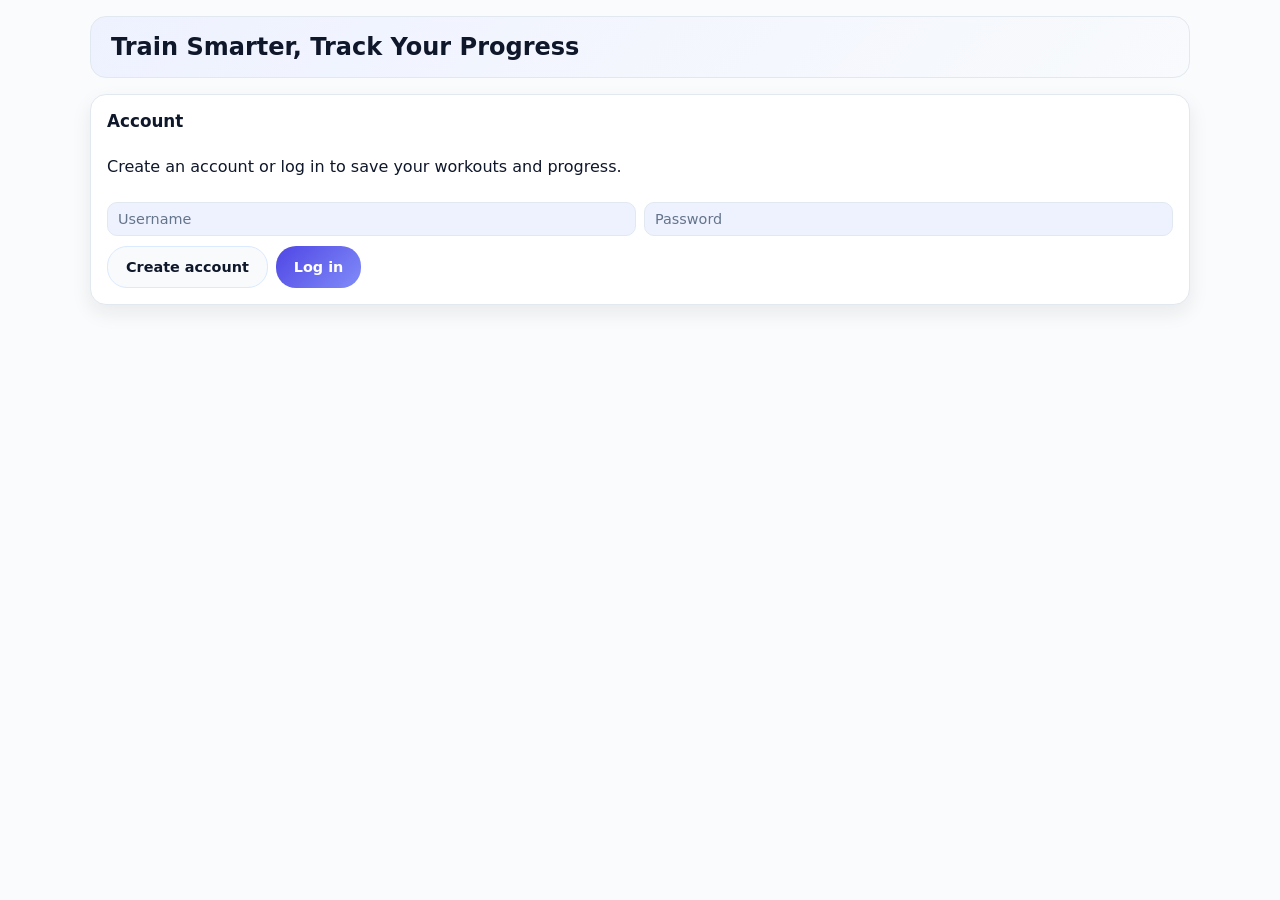
<file: index.html>
<!DOCTYPE html>
<html lang="en">
<head>
  <meta charset="UTF-8" />
  <meta name="viewport" content="width=device-width, initial-scale=1.0" />
  <title>Workout Wizard</title>
  <link rel="stylesheet" href="styles.css?v=3" />
</head>
<body>
  <div class="app-shell">
    <header class="header">
      <h1>Train Smarter, Track Your Progress</h1>
      <div class="account-menu hidden" id="account-menu">
        <button id="account-menu-button" class="account-icon-btn" type="button" aria-haspopup="true" aria-expanded="false" aria-label="Account menu">
          <span aria-hidden="true">👤</span>
        </button>
        <div id="account-dropdown" class="account-dropdown hidden">
          <button id="account-logout-button" type="button" class="account-dropdown-item">Log out</button>
        </div>
      </div>
    </header>

    <section class="auth-panel" id="auth-panel">
      <h2>Account</h2>
      <p class="muted" id="auth-status-text">Create an account or log in to save your workouts and progress.</p>
      <div class="auth-grid">
        <input id="auth-username" type="text" placeholder="Username" autocomplete="username" />
        <input id="auth-password" type="password" placeholder="Password" autocomplete="current-password" />
      </div>
      <div class="auth-actions">
        <button id="create-account-button" type="button" class="secondary-btn">Create account</button>
        <button id="login-button" type="button" class="primary-btn">Log in</button>
      </div>
    </section>

    <main id="app-content" class="hidden">
      <section class="tabs">
        <button class="tab-button active" data-tab="calendar">Calendar</button>
        <button class="tab-button" data-tab="workouts">Workouts</button>
        <button class="tab-button" data-tab="active-workout" id="active-workout-tab">Active workout</button>
        <button class="tab-button" data-tab="videos">Video</button>
        <button class="tab-button" data-tab="completed-workouts">Completed workouts</button>
        <button class="tab-button" data-tab="progress" type="button">
          Progress
          <span id="weekly-goal-tab-badge" class="weekly-goal-tab-badge hidden" aria-live="polite"></span>
        </button>
      </section>

      <section class="tab-panel active" id="calendar">
        <div class="calendar-layout">
          <div class="calendar-section">
            <div class="calendar-header">
              <h3 id="month-label"></h3>
              <div class="month-controls">
                <button id="prev-month">‹</button>
                <button id="next-month">›</button>
              </div>
            </div>
            <div class="calendar-grid" id="calendar-grid"></div>
          </div>

          <div class="day-section">
            <h3 id="selected-date-text">Select a day</h3>

            <div class="daily-add">
              <label>Start a saved workout</label>
              <div class="daily-add-row">
                <select id="day-workout-select">
                  <option value="">Choose a workout</option>
                </select>
                <button id="assign-day-workout-button" class="secondary-btn">Start</button>
              </div>
              <div class="rest-day-row">
                <span class="rest-day-label">Rest Day</span>
                <label class="toggle-switch">
                  <input type="checkbox" id="rest-day-switch" aria-label="Rest Day" />
                  <span class="toggle-slider" aria-hidden="true"></span>
                </label>
              </div>
            </div>

            <div id="day-workouts" class="day-workouts"></div>
          </div>
        </div>
      </section>

      <section class="tab-panel" id="workouts">
        <div class="workout-layout">
          <div class="workout-builder">
            <h3 id="workout-builder-title">New workout</h3>
            <p id="workout-builder-edit-hint" class="muted workout-builder-edit-hint hidden" role="status"></p>
            <label>Name</label>
            <input id="workout-name" placeholder="Leg day" />

            <div class="workout-actions">
              <label>Exercises</label>
              <div class="workout-actions-buttons">
                <button id="add-exercise-button" class="secondary-btn" type="button">Add exercise</button>
                <button id="add-superset-button" class="secondary-btn" type="button">Add superset</button>
              </div>
            </div>

            <div id="exercise-list" class="exercise-list"></div>

            <div class="workout-builder-save-row">
              <button type="button" id="cancel-edit-workout-button" class="secondary-btn hidden">Cancel edit</button>
              <button id="save-workout-button" class="primary-btn" type="button">Save</button>
            </div>
          </div>

          <div class="saved-workouts-panel">
            <h3>Your workouts</h3>
            <div class="saved-workouts" id="saved-workouts"></div>
          </div>
        </div>
      </section>

      <section class="tab-panel" id="active-workout">
        <div class="active-workout-panel">
          <div class="active-workout-header">
            <h3 id="active-workout-title">No workout in progress</h3>
            <p class="muted" id="active-workout-date-line"></p>
          </div>
          <div id="active-workout-root" class="active-workout-body"></div>
          <div class="active-workout-footer hidden" id="active-workout-actions">
            <div class="active-workout-footer-row">
              <button type="button" id="discard-active-workout" class="secondary-btn">Discard</button>
            </div>
            <div class="complete-workout-box">
              <button type="button" id="finish-active-workout" class="complete-workout-btn">Complete workout</button>
            </div>
          </div>
        </div>
      </section>

      <section class="tab-panel" id="completed-workouts">
        <div class="completed-workouts-panel">
          <h3>Completed workouts</h3>
          <p class="muted completed-workouts-hint">Grouped by workout name. Click a name to expand and see every time you logged it.</p>
          <div id="completed-workouts-root" class="completed-workouts-root"></div>
        </div>
      </section>

      <section class="tab-panel" id="videos">
        <div class="completed-workouts-panel">
          <h3>Video</h3>
          <p class="muted completed-workouts-hint">Videos are grouped by exercise. Each clip is labeled with the date recorded.</p>
          <div id="videos-root" class="completed-workouts-root"></div>
        </div>
      </section>

      <section class="tab-panel" id="progress">
        <div class="completed-workouts-panel">
          <div class="progress-header-row">
            <div>
              <h3>Progress</h3>
              <p class="muted completed-workouts-hint">Grouped by workout. Each exercise shows your best reps and best weight.</p>
            </div>
          </div>
          <div id="personal-bests-root" class="completed-workouts-root"></div>
        </div>
      </section>
    </main>
  </div>

  <div class="modal hidden" id="workout-complete-modal">
    <div class="modal-panel complete-summary-panel">
      <h2>Workout complete!</h2>
      <p class="complete-duration" id="workout-duration-text"></p>
      <div class="complete-pb-list hidden" id="workout-pb-list" aria-live="polite"></div>
      <button type="button" class="primary-btn" id="close-workout-complete">Continue</button>
    </div>
  </div>

  <div class="modal hidden" id="video-capture-modal">
    <div class="modal-panel">
      <h2>Take Video</h2>
      <video id="video-preview" class="video-preview" autoplay playsinline muted></video>
      <p class="muted" id="video-capture-status">Switch camera if needed, then tap the red button to record.</p>
      <div class="video-capture-actions">
        <button type="button" class="secondary-btn" id="switch-camera-button">Switch camera</button>
        <button type="button" class="record-btn" id="record-video-button" aria-label="Start recording"></button>
        <button type="button" class="secondary-btn" id="close-video-capture">Close</button>
      </div>
    </div>
  </div>

  <script src="script.js?v=3"></script>
</body>
</html>
</file>
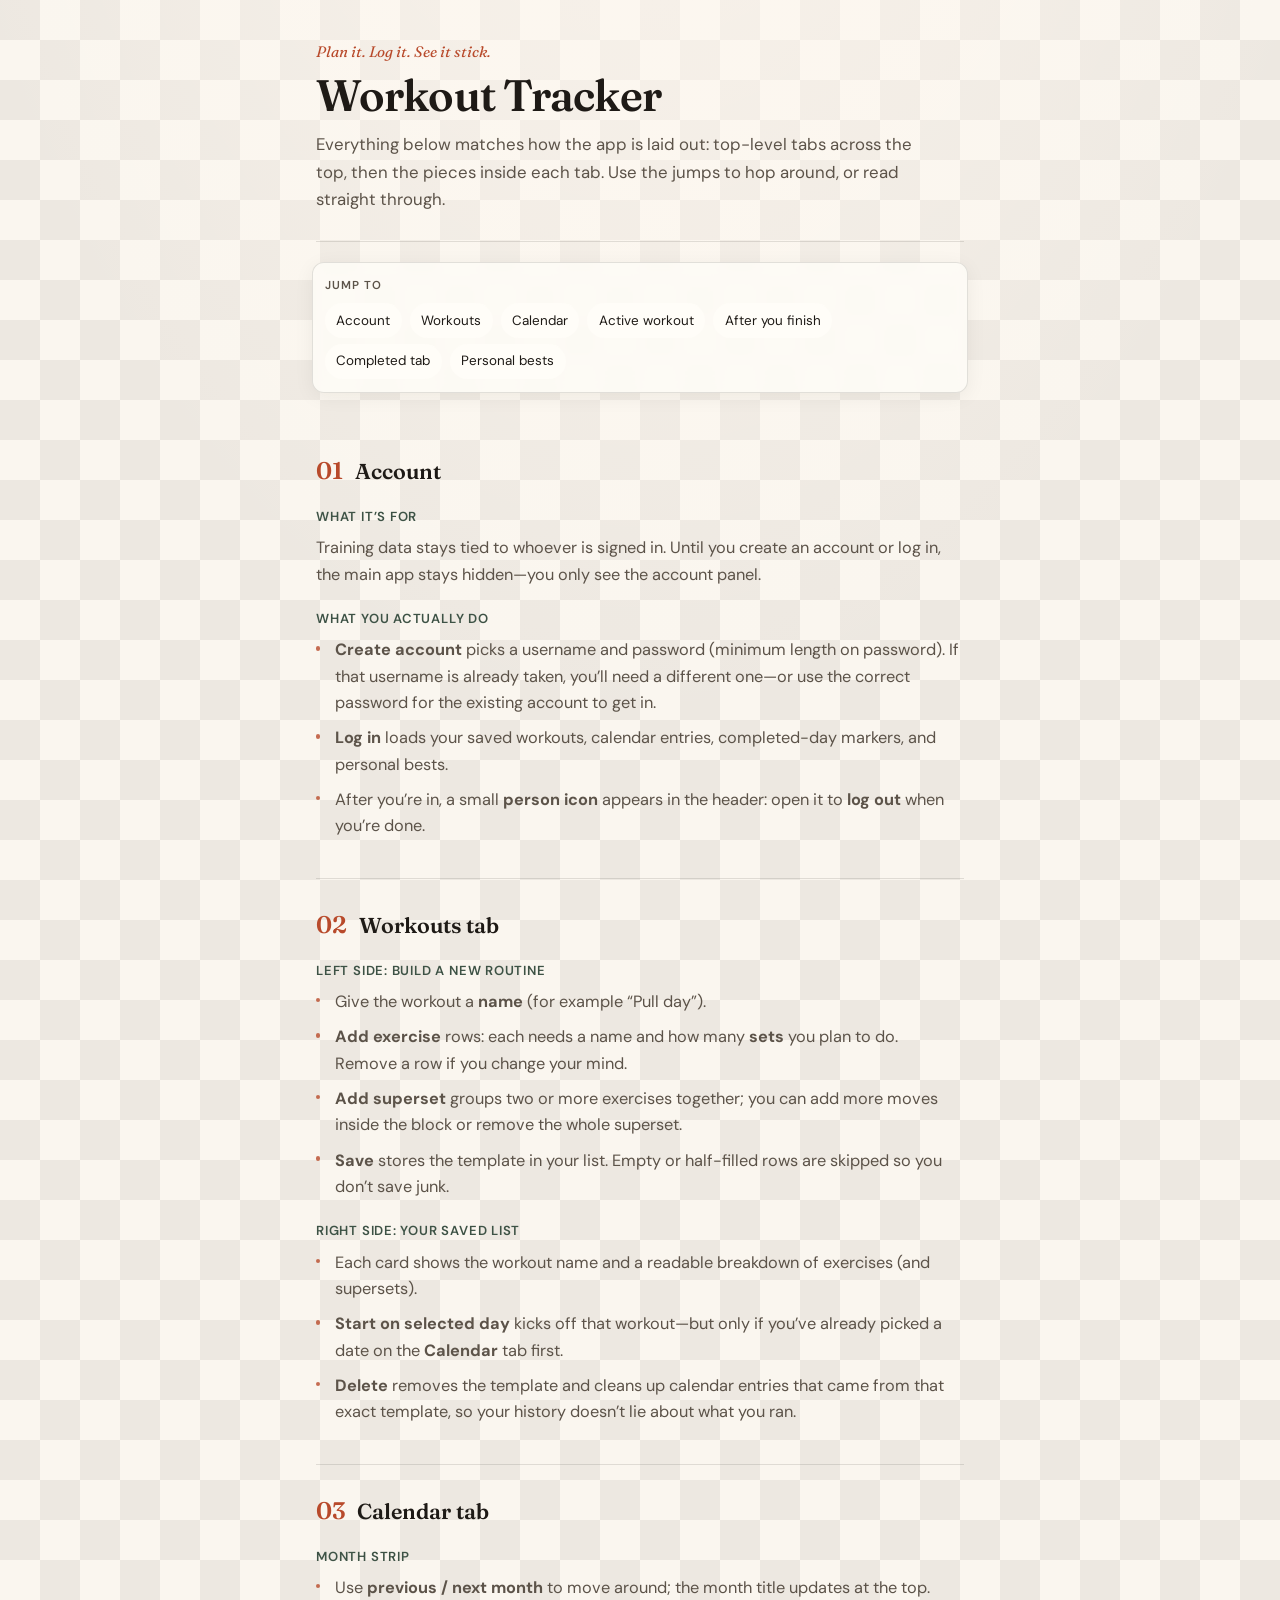
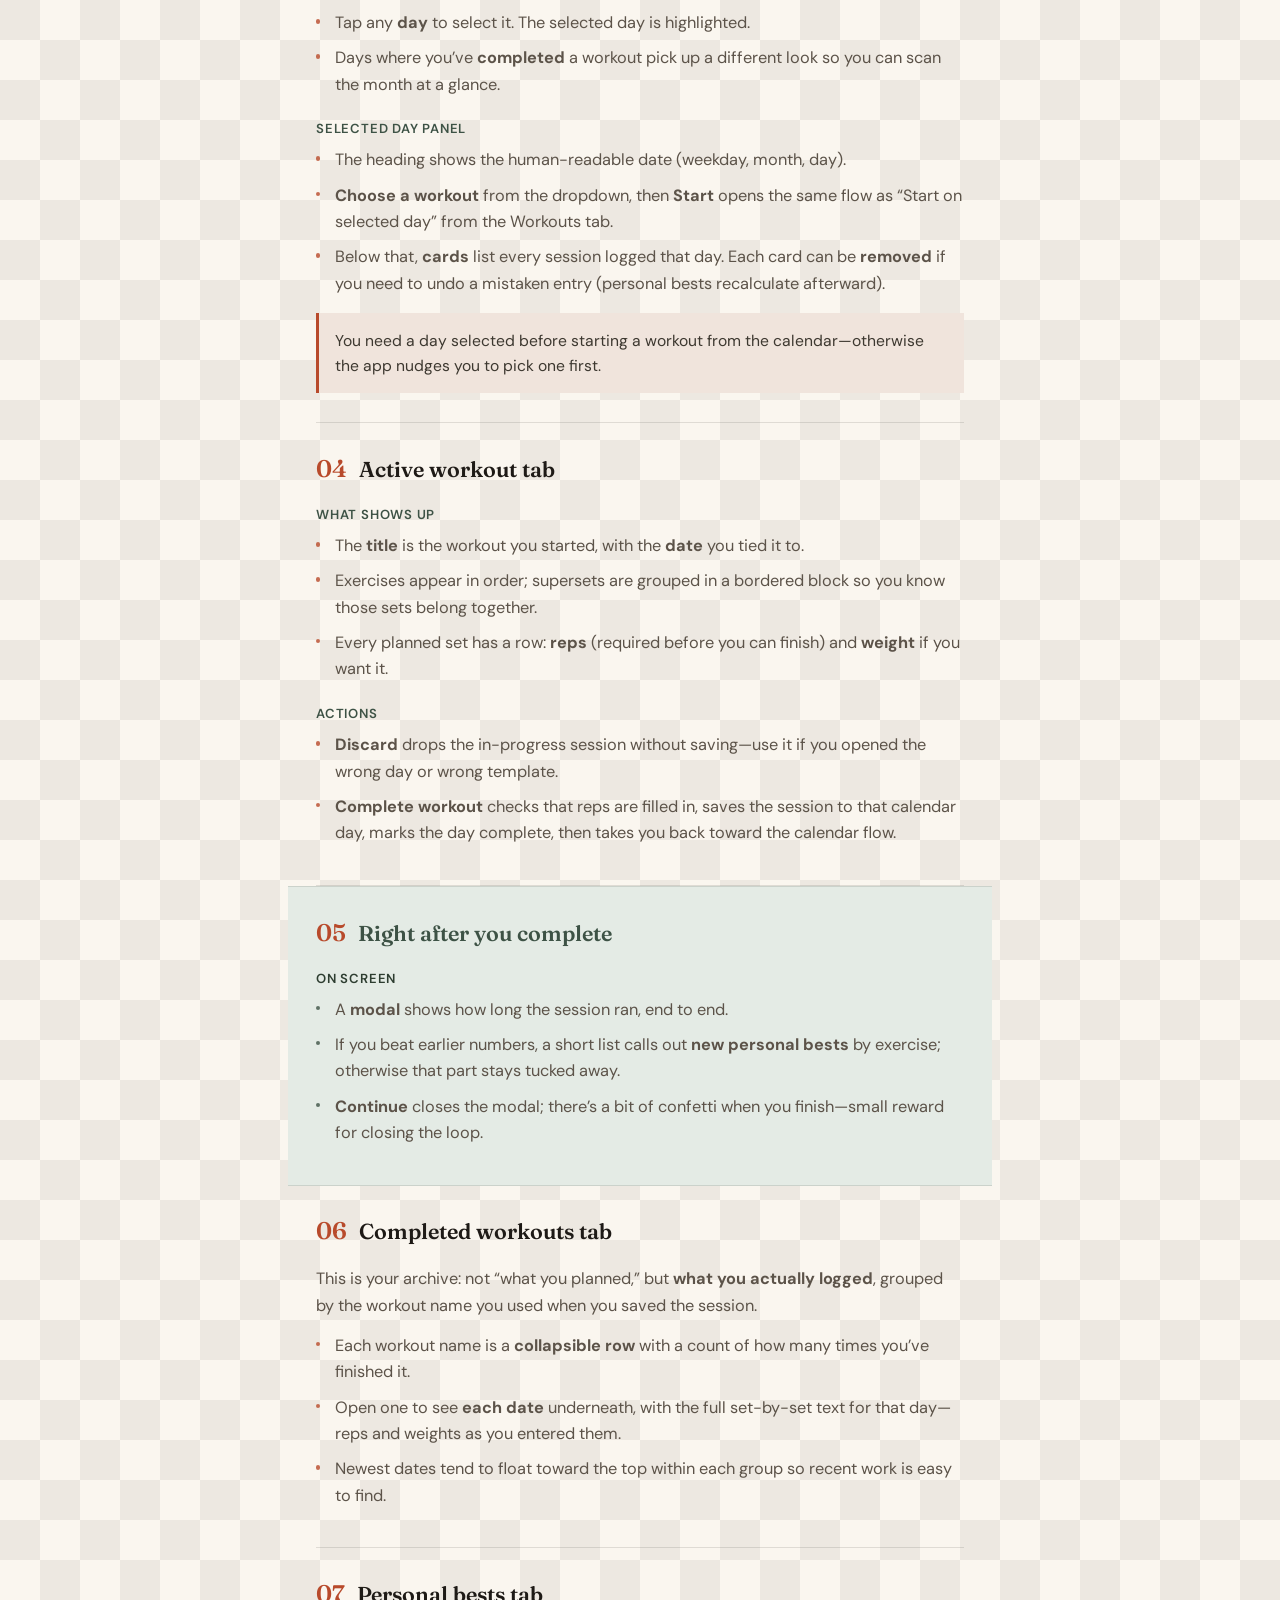
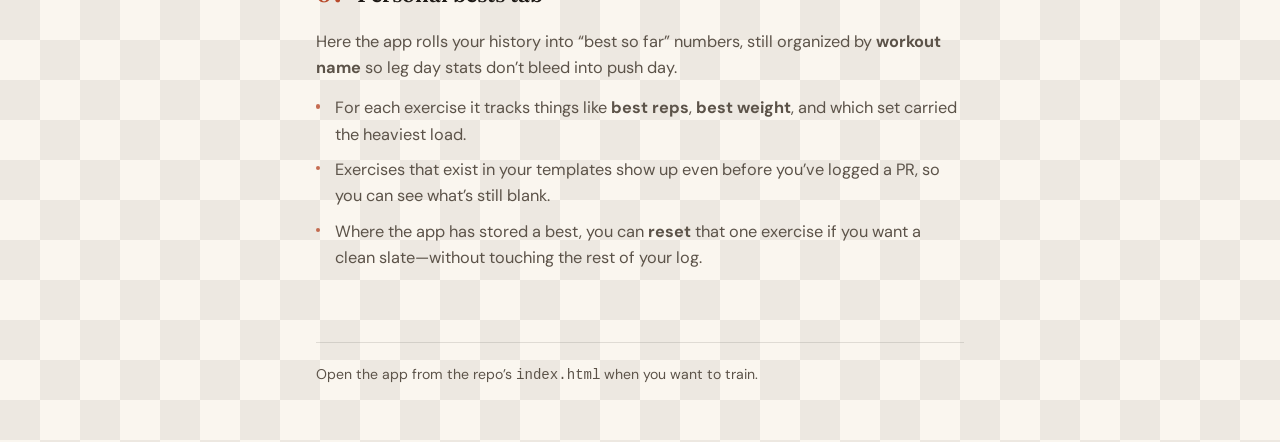
<file: project-summary.html>
<!DOCTYPE html>
<html lang="en">
<head>
  <meta charset="UTF-8" />
  <meta name="viewport" content="width=device-width, initial-scale=1.0" />
  <title>Workout Tracker</title>
  <link rel="preconnect" href="https://fonts.googleapis.com" />
  <link rel="preconnect" href="https://fonts.gstatic.com" crossorigin />
  <link href="https://fonts.googleapis.com/css2?family=DM+Sans:ital,opsz,wght@0,9..40,400;0,9..40,500;0,9..40,600;1,9..40,400&family=Fraunces:ital,opsz,wght@0,9..144,500;0,9..144,600;0,9..144,700;1,9..144,500&display=swap" rel="stylesheet" />
  <style>
    :root {
      --paper: #faf6ef;
      --ink: #1e1a16;
      --muted: #5c5349;
      --accent: #b84a2b;
      --accent-soft: #f0e4dc;
      --sage: #3d5245;
      --sage-soft: #e4ebe5;
      --line: rgba(30, 26, 22, 0.12);
      --max: 44rem;
      --toc-bg: #fffdf8;
    }

    * { box-sizing: border-box; }

    html { scroll-behavior: smooth; }

    body {
      margin: 0;
      font-family: "DM Sans", system-ui, sans-serif;
      font-size: 1.02rem;
      color: var(--ink);
      background-color: var(--paper);
      background-image:
        radial-gradient(ellipse 120% 80% at 50% -20%, #fff8f0 0%, transparent 50%),
        url("data:image/svg+xml,%3Csvg xmlns='http://www.w3.org/2000/svg' width='80' height='80' viewBox='0 0 80 80'%3E%3Cpath fill='%23d4cfc4' fill-opacity='0.35' d='M0 0h40v40H0zm40 40h40v40H40z'/%3E%3C/svg%3E");
      line-height: 1.62;
    }

    .page {
      max-width: var(--max);
      margin: 0 auto;
      padding: clamp(1.25rem, 4vw, 2.5rem) clamp(1.1rem, 3.5vw, 1.75rem) 3.5rem;
    }

    header {
      padding-bottom: 1.75rem;
      margin-bottom: 1.25rem;
      border-bottom: 1px solid var(--line);
    }

    .kicker {
      font-family: Fraunces, Georgia, serif;
      font-size: 0.95rem;
      font-style: italic;
      color: var(--accent);
      margin: 0 0 0.4rem;
    }

    h1 {
      font-family: Fraunces, Georgia, serif;
      font-weight: 600;
      font-size: clamp(2rem, 5.5vw, 2.75rem);
      line-height: 1.1;
      letter-spacing: -0.02em;
      margin: 0 0 0.75rem;
    }

    .lead {
      margin: 0;
      color: var(--muted);
      font-size: 1.05rem;
      max-width: 38rem;
    }

    nav.toc {
      position: sticky;
      top: 0;
      z-index: 5;
      margin: 0 -0.25rem 2rem;
      padding: 0.85rem 0.75rem;
      background: rgba(253, 251, 246, 0.92);
      backdrop-filter: blur(8px);
      border: 1px solid var(--line);
      border-radius: 12px;
      box-shadow: 0 4px 20px rgba(30, 26, 22, 0.06);
    }

    nav.toc p {
      margin: 0 0 0.5rem;
      font-size: 0.72rem;
      font-weight: 600;
      letter-spacing: 0.08em;
      text-transform: uppercase;
      color: var(--muted);
    }

    nav.toc ul {
      margin: 0;
      padding: 0;
      list-style: none;
      display: flex;
      flex-wrap: wrap;
      gap: 0.35rem 0.5rem;
    }

    nav.toc a {
      display: inline-block;
      padding: 0.35rem 0.65rem;
      font-size: 0.84rem;
      color: var(--ink);
      text-decoration: none;
      border-radius: 999px;
      border: 1px solid transparent;
      background: var(--toc-bg);
    }

    nav.toc a:hover {
      border-color: var(--line);
      background: #fff;
    }

    .block {
      scroll-margin-top: 5.5rem;
      padding: 1.85rem 0;
      border-bottom: 1px solid var(--line);
    }

    .block:last-of-type {
      border-bottom: none;
    }

    .block-head {
      display: flex;
      align-items: baseline;
      gap: 0.75rem;
      margin-bottom: 1rem;
      flex-wrap: wrap;
    }

    .num {
      font-family: Fraunces, Georgia, serif;
      font-size: 1.5rem;
      font-weight: 600;
      color: var(--accent);
      line-height: 1;
    }

    h2 {
      font-family: Fraunces, Georgia, serif;
      font-weight: 600;
      font-size: 1.35rem;
      margin: 0;
      flex: 1;
      min-width: 12rem;
    }

    h3 {
      font-size: 0.82rem;
      font-weight: 600;
      letter-spacing: 0.06em;
      text-transform: uppercase;
      color: var(--sage);
      margin: 1.25rem 0 0.5rem;
    }

    h3:first-of-type { margin-top: 0; }

    p {
      margin: 0 0 0.85rem;
      color: var(--muted);
    }

    p:last-child { margin-bottom: 0; }

    ul.detail {
      margin: 0.5rem 0 0;
      padding: 0;
      list-style: none;
    }

    ul.detail li {
      position: relative;
      padding-left: 1.2rem;
      margin-bottom: 0.55rem;
      color: var(--muted);
    }

    ul.detail li::before {
      content: "";
      position: absolute;
      left: 0;
      top: 0.55em;
      width: 0.28rem;
      height: 0.28rem;
      border-radius: 50%;
      background: var(--accent);
      opacity: 0.8;
    }

    .note {
      margin-top: 1rem;
      padding: 0.9rem 1rem;
      background: var(--accent-soft);
      border-left: 3px solid var(--accent);
      font-size: 0.98rem;
      color: #3d3830;
    }

    .band-wrap {
      margin: 0 calc(-1 * clamp(1.1rem, 3.5vw, 1.75rem));
      padding: 0 clamp(1.1rem, 3.5vw, 1.75rem);
      background: var(--sage-soft);
      border-top: 1px solid var(--line);
      border-bottom: 1px solid var(--line);
    }

    .band-wrap .block {
      border-bottom: none;
    }

    .band-wrap h2 { color: var(--sage); }

    .band-wrap h3 { color: #2d3d30; }

    .band-wrap p,
    .band-wrap li { color: #3d3830; }

    .band-wrap ul.detail li::before { background: var(--sage); }

    footer {
      margin-top: 2rem;
      padding-top: 1.25rem;
      border-top: 1px solid var(--line);
      font-size: 0.88rem;
      color: var(--muted);
    }

    footer a {
      color: var(--accent);
      text-decoration: none;
      border-bottom: 1px solid rgba(184, 74, 43, 0.35);
    }

    footer a:hover { border-bottom-color: var(--accent); }

    @media (max-width: 520px) {
      nav.toc ul { flex-direction: column; }
      nav.toc a { width: 100%; text-align: center; }
    }
  </style>
</head>
<body>
  <div class="page">
    <header>
      <p class="kicker">Plan it. Log it. See it stick.</p>
      <h1>Workout Tracker</h1>
      <p class="lead">
        Everything below matches how the app is laid out: top-level tabs across the top, then the pieces inside each tab.
        Use the jumps to hop around, or read straight through.
      </p>
    </header>

    <nav class="toc" aria-label="On this page">
      <p>Jump to</p>
      <ul>
        <li><a href="#account">Account</a></li>
        <li><a href="#workouts">Workouts</a></li>
        <li><a href="#calendar">Calendar</a></li>
        <li><a href="#active">Active workout</a></li>
        <li><a href="#complete">After you finish</a></li>
        <li><a href="#completed-tab">Completed tab</a></li>
        <li><a href="#pbs-tab">Personal bests</a></li>
      </ul>
    </nav>

    <article class="block" id="account">
      <div class="block-head">
        <span class="num" aria-hidden="true">01</span>
        <h2>Account</h2>
      </div>
      <h3>What it’s for</h3>
      <p>
        Training data stays tied to whoever is signed in. Until you create an account or log in, the main app stays hidden—you only see the account panel.
      </p>
      <h3>What you actually do</h3>
      <ul class="detail">
        <li><strong>Create account</strong> picks a username and password (minimum length on password). If that username is already taken, you’ll need a different one—or use the correct password for the existing account to get in.</li>
        <li><strong>Log in</strong> loads your saved workouts, calendar entries, completed-day markers, and personal bests.</li>
        <li>After you’re in, a small <strong>person icon</strong> appears in the header: open it to <strong>log out</strong> when you’re done.</li>
      </ul>
    </article>

    <article class="block" id="workouts">
      <div class="block-head">
        <span class="num" aria-hidden="true">02</span>
        <h2>Workouts tab</h2>
      </div>
      <h3>Left side: build a new routine</h3>
      <ul class="detail">
        <li>Give the workout a <strong>name</strong> (for example “Pull day”).</li>
        <li><strong>Add exercise</strong> rows: each needs a name and how many <strong>sets</strong> you plan to do. Remove a row if you change your mind.</li>
        <li><strong>Add superset</strong> groups two or more exercises together; you can add more moves inside the block or remove the whole superset.</li>
        <li><strong>Save</strong> stores the template in your list. Empty or half-filled rows are skipped so you don’t save junk.</li>
      </ul>
      <h3>Right side: your saved list</h3>
      <ul class="detail">
        <li>Each card shows the workout name and a readable breakdown of exercises (and supersets).</li>
        <li><strong>Start on selected day</strong> kicks off that workout—but only if you’ve already picked a date on the <strong>Calendar</strong> tab first.</li>
        <li><strong>Delete</strong> removes the template and cleans up calendar entries that came from that exact template, so your history doesn’t lie about what you ran.</li>
      </ul>
    </article>

    <article class="block" id="calendar">
      <div class="block-head">
        <span class="num" aria-hidden="true">03</span>
        <h2>Calendar tab</h2>
      </div>
      <h3>Month strip</h3>
      <ul class="detail">
        <li>Use <strong>previous / next month</strong> to move around; the month title updates at the top.</li>
        <li>Tap any <strong>day</strong> to select it. The selected day is highlighted.</li>
        <li>Days where you’ve <strong>completed</strong> a workout pick up a different look so you can scan the month at a glance.</li>
      </ul>
      <h3>Selected day panel</h3>
      <ul class="detail">
        <li>The heading shows the human-readable date (weekday, month, day).</li>
        <li><strong>Choose a workout</strong> from the dropdown, then <strong>Start</strong> opens the same flow as “Start on selected day” from the Workouts tab.</li>
        <li>Below that, <strong>cards</strong> list every session logged that day. Each card can be <strong>removed</strong> if you need to undo a mistaken entry (personal bests recalculate afterward).</li>
      </ul>
      <p class="note">You need a day selected before starting a workout from the calendar—otherwise the app nudges you to pick one first.</p>
    </article>

    <article class="block" id="active">
      <div class="block-head">
        <span class="num" aria-hidden="true">04</span>
        <h2>Active workout tab</h2>
      </div>
      <h3>What shows up</h3>
      <ul class="detail">
        <li>The <strong>title</strong> is the workout you started, with the <strong>date</strong> you tied it to.</li>
        <li>Exercises appear in order; supersets are grouped in a bordered block so you know those sets belong together.</li>
        <li>Every planned set has a row: <strong>reps</strong> (required before you can finish) and <strong>weight</strong> if you want it.</li>
      </ul>
      <h3>Actions</h3>
      <ul class="detail">
        <li><strong>Discard</strong> drops the in-progress session without saving—use it if you opened the wrong day or wrong template.</li>
        <li><strong>Complete workout</strong> checks that reps are filled in, saves the session to that calendar day, marks the day complete, then takes you back toward the calendar flow.</li>
      </ul>
    </article>

    <div class="band-wrap">
      <article class="block" id="complete">
        <div class="block-head">
          <span class="num" aria-hidden="true">05</span>
          <h2>Right after you complete</h2>
        </div>
        <h3>On screen</h3>
        <ul class="detail">
          <li>A <strong>modal</strong> shows how long the session ran, end to end.</li>
          <li>If you beat earlier numbers, a short list calls out <strong>new personal bests</strong> by exercise; otherwise that part stays tucked away.</li>
          <li><strong>Continue</strong> closes the modal; there’s a bit of confetti when you finish—small reward for closing the loop.</li>
        </ul>
      </article>
    </div>

    <article class="block" id="completed-tab">
      <div class="block-head">
        <span class="num" aria-hidden="true">06</span>
        <h2>Completed workouts tab</h2>
      </div>
      <p>
        This is your archive: not “what you planned,” but <strong>what you actually logged</strong>, grouped by the workout name you used when you saved the session.
      </p>
      <ul class="detail">
        <li>Each workout name is a <strong>collapsible row</strong> with a count of how many times you’ve finished it.</li>
        <li>Open one to see <strong>each date</strong> underneath, with the full set-by-set text for that day—reps and weights as you entered them.</li>
        <li>Newest dates tend to float toward the top within each group so recent work is easy to find.</li>
      </ul>
    </article>

    <article class="block" id="pbs-tab">
      <div class="block-head">
        <span class="num" aria-hidden="true">07</span>
        <h2>Personal bests tab</h2>
      </div>
      <p>
        Here the app rolls your history into “best so far” numbers, still organized by <strong>workout name</strong> so leg day stats don’t bleed into push day.
      </p>
      <ul class="detail">
        <li>For each exercise it tracks things like <strong>best reps</strong>, <strong>best weight</strong>, and which set carried the heaviest load.</li>
        <li>Exercises that exist in your templates show up even before you’ve logged a PR, so you can see what’s still blank.</li>
        <li>Where the app has stored a best, you can <strong>reset</strong> that one exercise if you want a clean slate—without touching the rest of your log.</li>
      </ul>
    </article>

    <footer>
      Open the app from the repo’s <code>index.html</code> when you want to train.
    </footer>
  </div>
</body>
</html>
</file>
<file: styles.css>
:root {
  --body: #f8fafc;
  --panel: #ffffff;
  --panel-soft: #eef2ff;
  --text: #0f172a;
  --muted: #64748b;
  --accent: #6366f1;
  --accent-soft: #c7d2fe;
  --border: #e2e8f0;
  --shadow: 0 8px 20px rgba(15, 23, 42, 0.08);
  font-family: Inter, system-ui, sans-serif;
}

* {
  box-sizing: border-box;
}

html, body {
  margin: 0;
  min-height: 100%;
  background: #fafbfc;
  color: var(--text);
}

body {
  padding: 16px;
}

button, input, textarea, select {
  font: inherit;
}

.app-shell {
  max-width: 1100px;
  margin: 0 auto;
}

.hidden {
  display: none !important;
}

.header {
  padding: 16px 20px;
  background: linear-gradient(135deg, #eef2ff, #f8fafc);
  border-radius: 16px;
  border: 1px solid var(--border);
  display: flex;
  justify-content: space-between;
  align-items: center;
  margin-bottom: 16px;
}

.header h1 {
  margin: 0;
  font-size: 1.5rem;
}

.account-menu {
  position: relative;
  margin-left: auto;
}

.account-icon-btn {
  width: 38px;
  height: 38px;
  border-radius: 999px;
  border: 1px solid var(--border);
  background: var(--panel);
  cursor: pointer;
  display: grid;
  place-items: center;
  font-size: 1rem;
}

.account-icon-btn:hover {
  border-color: var(--accent);
  background: var(--panel-soft);
}

.account-dropdown {
  position: absolute;
  top: calc(100% + 8px);
  right: 0;
  background: var(--panel);
  border: 1px solid var(--border);
  border-radius: 10px;
  box-shadow: var(--shadow);
  min-width: 120px;
  padding: 6px;
  z-index: 40;
}

.account-dropdown-item {
  width: 100%;
  border: none;
  border-radius: 8px;
  padding: 8px 10px;
  text-align: left;
  background: transparent;
  color: var(--text);
  cursor: pointer;
  font-size: 0.9rem;
}

.account-dropdown-item:hover {
  background: var(--panel-soft);
}

.danger-btn {
  border: none;
  background: #fee2e2;
  color: #b91c1c;
  border-radius: 8px;
  padding: 6px 10px;
  cursor: pointer;
  font-size: 0.82rem;
  font-weight: 700;
}

.danger-btn:hover {
  background: #fecaca;
}

.auth-panel {
  background: var(--panel);
  border-radius: 16px;
  border: 1px solid var(--border);
  padding: 16px;
  box-shadow: var(--shadow);
  display: grid;
  gap: 10px;
  margin-bottom: 12px;
}

.auth-panel h2 {
  margin: 0;
  font-size: 1.05rem;
}

.auth-grid {
  display: grid;
  grid-template-columns: 1fr 1fr;
  gap: 8px;
}

.auth-actions {
  display: flex;
  flex-wrap: wrap;
  gap: 8px;
}

.header-stats {
  display: flex;
  gap: 24px;
  font-size: 0.9rem;
  color: var(--muted);
}

.header-stats strong {
  color: var(--text);
  font-weight: 700;
}

main {
  display: grid;
  gap: 12px;
}

.tabs {
  display: flex;
  gap: 8px;
  margin-bottom: 4px;
}

.tab-button {
  padding: 10px 16px;
  border: 1px solid var(--border);
  border-radius: 12px;
  background: var(--panel);
  color: var(--muted);
  cursor: pointer;
  font-weight: 600;
  font-size: 0.9rem;
  transition: all 0.2s ease;
}

.tab-button:hover {
  border-color: var(--accent);
  color: var(--accent);
}

.tab-button.active {
  background: var(--accent);
  color: white;
  border-color: var(--accent);
}

.tab-button[data-tab='progress'] {
  display: inline-flex;
  align-items: center;
  gap: 6px;
}

.weekly-goal-tab-badge {
  display: inline-block;
  min-width: 1.75em;
  padding: 2px 8px;
  font-size: 0.72rem;
  font-weight: 800;
  line-height: 1.25;
  border-radius: 999px;
}

.tab-button.active .weekly-goal-tab-badge {
  background: rgba(255, 255, 255, 0.28);
  color: #fff;
}

.tab-button:not(.active) .weekly-goal-tab-badge {
  background: rgba(99, 102, 241, 0.2);
  color: #4f46e5;
}

.tab-panel {
  display: none;
}

.tab-panel.active {
  display: block;
}

.active-workout-panel {
  background: var(--panel);
  border-radius: 16px;
  border: 1px solid var(--border);
  padding: 16px;
  box-shadow: var(--shadow);
  display: grid;
  gap: 14px;
}

.active-workout-header h3 {
  margin: 0 0 4px;
  font-size: 1.15rem;
}

.active-workout-body {
  display: grid;
  gap: 14px;
  max-height: min(62vh, 520px);
  overflow-y: auto;
  padding-right: 4px;
}

.active-workout-footer {
  display: flex;
  flex-direction: column;
  gap: 12px;
  padding-top: 12px;
  border-top: 1px solid var(--border);
}

.active-workout-footer.hidden {
  display: none;
}

.active-workout-footer-row {
  display: flex;
  justify-content: flex-end;
}

.complete-workout-box {
  width: 100%;
  padding: 14px 16px;
  border-radius: 14px;
  background: linear-gradient(180deg, #ecfdf5 0%, #d1fae5 45%, #a7f3d0 100%);
  border: 2px solid #059669;
  box-shadow:
    0 4px 16px rgba(5, 150, 105, 0.25),
    inset 0 1px 0 rgba(255, 255, 255, 0.7);
}

.complete-workout-btn {
  display: block;
  width: 100%;
  padding: 12px 18px;
  border: none;
  border-radius: 10px;
  cursor: pointer;
  font-weight: 800;
  font-size: 1rem;
  color: #ffffff;
  background: linear-gradient(135deg, #059669 0%, #10b981 50%, #34d399 100%);
  box-shadow: 0 4px 14px rgba(5, 150, 105, 0.45);
  transition: transform 0.15s ease, box-shadow 0.15s ease;
}

.complete-workout-btn:hover {
  background: linear-gradient(135deg, #047857 0%, #059669 100%);
  box-shadow: 0 6px 18px rgba(5, 150, 105, 0.5);
}

.complete-workout-btn:active {
  transform: scale(0.98);
}

.complete-summary-panel {
  text-align: center;
}

.complete-summary-panel h2 {
  margin: 0 0 12px;
  color: #047857;
}

.complete-duration {
  margin: 0 0 16px;
  font-size: 1.15rem;
  font-weight: 600;
  color: var(--text);
}

.complete-pb-list {
  margin: 0 0 20px;
  padding: 12px 14px;
  border-radius: 12px;
  background: linear-gradient(180deg, #ecfdf5 0%, #d1fae5 100%);
  border: 1px solid #6ee7b7;
  text-align: left;
}

.complete-pb-list.hidden {
  display: none;
}

.complete-pb-list .pb-heading {
  margin: 0 0 8px;
  font-size: 0.85rem;
  font-weight: 800;
  text-transform: uppercase;
  letter-spacing: 0.06em;
  color: #047857;
}

.complete-pb-list .pb-items {
  margin: 0;
  padding-left: 1.2rem;
  color: #065f46;
  font-size: 0.95rem;
  line-height: 1.45;
}

.complete-pb-list .pb-items li {
  margin-bottom: 4px;
}

.complete-pb-list .pb-items li:last-child {
  margin-bottom: 0;
}

.confetti-layer {
  position: fixed;
  inset: 0;
  pointer-events: none;
  z-index: 200;
  overflow: hidden;
}

.confetti-piece {
  position: absolute;
  top: -20px;
  animation: confetti-fall linear forwards;
  opacity: 0.95;
}

@keyframes confetti-fall {
  0% {
    transform: translateY(0) rotate(0deg);
    opacity: 1;
  }
  100% {
    transform: translateY(110vh) rotate(720deg);
    opacity: 0.85;
  }
}

#workout-complete-modal.modal {
  z-index: 220;
}

.active-exercise-card {
  padding: 12px;
  border-radius: 12px;
  background: var(--panel-soft);
  border: 1px solid var(--border);
  display: grid;
  gap: 8px;
}

.active-exercise-card h4 {
  margin: 0;
  font-size: 0.95rem;
}

.active-exercise-head {
  display: flex;
  align-items: center;
  justify-content: space-between;
  gap: 8px;
}

.active-set-actions {
  display: flex;
  justify-content: flex-end;
  gap: 8px;
  margin-top: 4px;
}

.active-superset-wrap {
  display: grid;
  gap: 10px;
  padding: 14px;
  border: 2px solid #1f2937;
  border-radius: 12px;
  background: linear-gradient(180deg, #f9fafb 0%, #f3f4f6 100%);
  box-shadow:
    inset 0 1px 0 rgba(255, 255, 255, 0.75),
    0 2px 8px rgba(15, 23, 42, 0.08);
}

.active-superset-wrap > .start-superset-banner {
  margin-bottom: 0;
  color: #111827;
  padding-bottom: 8px;
  border-bottom: 1px solid #6b7280;
}

.active-set-row {
  display: grid;
  grid-template-columns: auto 1fr 1fr auto;
  gap: 8px;
  align-items: center;
}

.active-set-label {
  font-size: 0.8rem;
  font-weight: 700;
  color: var(--muted);
  min-width: 3.2rem;
}

.take-video-btn {
  white-space: nowrap;
}

@media (max-width: 520px) {
  .active-set-row {
    grid-template-columns: 1fr;
  }

  .active-set-label {
    margin-bottom: -4px;
  }
}

.video-preview {
  width: 100%;
  max-height: 300px;
  border-radius: 12px;
  border: 1px solid var(--border);
  background: #000;
  margin: 8px 0 10px;
}

.video-capture-actions {
  display: flex;
  gap: 10px;
  align-items: center;
  justify-content: flex-end;
}

.record-btn {
  width: 42px;
  height: 42px;
  border-radius: 999px;
  border: 3px solid #fee2e2;
  background: #dc2626;
  cursor: pointer;
}

.record-btn.recording {
  background: #7f1d1d;
  border-color: #fecaca;
  box-shadow: 0 0 0 4px rgba(220, 38, 38, 0.2);
}

.video-group {
  padding: 12px;
  border-radius: 12px;
  background: var(--panel-soft);
  border: 1px solid var(--border);
  margin-bottom: 10px;
}

.video-group h4 {
  margin: 0 0 10px;
}

.video-list {
  display: grid;
  gap: 10px;
}

.video-item {
  background: var(--panel);
  border: 1px solid var(--border);
  border-radius: 10px;
  padding: 8px;
}

.video-item-toggle {
  width: 100%;
  text-align: left;
  border-radius: 8px;
  margin-bottom: 8px;
}

.video-item video {
  width: 100%;
  border-radius: 8px;
  background: #000;
}

.video-day-group {
  border: 1px solid var(--border);
  border-radius: 12px;
  margin-bottom: 10px;
  overflow: hidden;
  background: var(--panel-soft);
}

.video-day-summary {
  padding: 10px 12px;
  list-style: none;
  cursor: pointer;
  font-weight: 700;
  display: flex;
  justify-content: space-between;
  align-items: center;
}

.video-day-summary::-webkit-details-marker {
  display: none;
}

.video-day-count {
  font-size: 0.78rem;
  color: var(--muted);
  border: 1px solid var(--border);
  border-radius: 999px;
  padding: 2px 8px;
  background: var(--panel);
}

.calendar-layout,
.workout-layout {
  display: grid;
  gap: 16px;
}

.calendar-layout {
  grid-template-columns: 1fr 1fr;
}

.workout-layout {
  grid-template-columns: 1fr 1fr;
}

.calendar-section,
.day-section,
.workout-builder,
.saved-workouts-panel {
  background: var(--panel);
  border-radius: 16px;
  border: 1px solid var(--border);
  padding: 16px;
  box-shadow: var(--shadow);
}

.calendar-header {
  display: flex;
  justify-content: space-between;
  align-items: center;
  margin-bottom: 12px;
}

.calendar-header h3,
.day-section h3,
.workout-builder h3,
.saved-workouts-panel h3 {
  margin: 0;
  font-size: 1.1rem;
}

.workout-builder-edit-hint {
  margin: 6px 0 12px;
  font-size: 0.82rem;
  line-height: 1.45;
}

.workout-builder-save-row {
  display: flex;
  flex-wrap: wrap;
  align-items: center;
  gap: 10px;
  margin-top: 12px;
}

.month-controls {
  display: flex;
  gap: 6px;
}

.month-controls button,
.primary-btn,
.secondary-btn {
  border: none;
  border-radius: 10px;
  padding: 8px 14px;
  cursor: pointer;
  font-weight: 700;
  font-size: 0.9rem;
}

.primary-btn {
  background: var(--accent);
  color: white;
}

.primary-btn:hover {
  background: #4f46e5;
}

.secondary-btn {
  background: #f8fafc;
  color: #0f172a;
  border: 1px solid var(--border);
}

.secondary-btn:hover {
  background: var(--panel-soft);
}

.calendar-grid {
  display: grid;
  grid-template-columns: repeat(7, minmax(0, 1fr));
  gap: 8px;
}

.day-cell {
  min-height: 60px;
  padding: 10px;
  border-radius: 12px;
  background: var(--panel-soft);
  border: 1px solid #dbeafe;
  cursor: pointer;
  position: relative;
  transition: all 0.15s ease;
  font-size: 0.85rem;
}

.day-cell:hover {
  transform: translateY(-1px);
  border-color: var(--accent);
}

.day-cell.active {
  background: var(--accent-soft);
  border-color: var(--accent);
}

.day-cell .day-cell-num {
  font-weight: 700;
  display: block;
  margin-bottom: 2px;
}

.day-cell .marker {
  font-size: 0.7rem;
  color: var(--muted);
}

.day-section {
  display: flex;
  flex-direction: column;
  gap: 12px;
}

.daily-add {
  display: grid;
  gap: 6px;
}

.daily-add label {
  font-size: 0.85rem;
  font-weight: 600;
}

.daily-add-row {
  display: grid;
  grid-template-columns: 1fr auto;
  gap: 8px;
}

.rest-day-row {
  display: flex;
  align-items: center;
  justify-content: space-between;
  gap: 12px;
  margin-top: 4px;
}

.rest-day-label {
  font-size: 0.85rem;
  font-weight: 600;
}

.toggle-switch {
  position: relative;
  display: inline-flex;
  flex-shrink: 0;
  width: 44px;
  height: 24px;
  cursor: pointer;
}

.toggle-switch input {
  position: absolute;
  opacity: 0;
  width: 0;
  height: 0;
}

.toggle-slider {
  position: absolute;
  inset: 0;
  border-radius: 999px;
  background: #cbd5e1;
  transition: background 0.2s ease;
}

.toggle-slider::before {
  content: '';
  position: absolute;
  left: 3px;
  top: 3px;
  width: 18px;
  height: 18px;
  border-radius: 50%;
  background: #ffffff;
  box-shadow: 0 1px 3px rgba(15, 23, 42, 0.2);
  transition: transform 0.2s ease;
}

.toggle-switch input:checked + .toggle-slider {
  background: #94a3b8;
}

.toggle-switch input:checked + .toggle-slider::before {
  transform: translateX(20px);
}

.toggle-switch input:focus-visible + .toggle-slider {
  outline: 2px solid var(--accent);
  outline-offset: 2px;
}

.day-cell .day-cell-label {
  display: block;
  font-size: 0.7rem;
  font-weight: 700;
  letter-spacing: 0.02em;
  text-transform: uppercase;
  margin-top: 2px;
}

select,
input,
textarea {
  width: 100%;
  border: 1px solid var(--border);
  background: var(--panel-soft);
  color: var(--text);
  border-radius: 10px;
  padding: 8px 10px;
  font-size: 0.9rem;
}

input::placeholder,
textarea::placeholder {
  color: var(--muted);
}

.day-workouts {
  display: grid;
  gap: 8px;
  flex: 1;
}

.workout-builder {
  display: grid;
  gap: 10px;
}

.workout-builder label {
  font-size: 0.85rem;
  font-weight: 600;
  margin-top: 4px;
}

.workout-actions {
  display: flex;
  justify-content: space-between;
  align-items: center;
  gap: 8px;
  flex-wrap: wrap;
}

.workout-actions-buttons {
  display: flex;
  flex-wrap: wrap;
  gap: 8px;
}

.superset-block {
  display: grid;
  gap: 10px;
  padding: 14px;
  border-radius: 12px;
  border: 1px dashed var(--accent);
  background: rgba(99, 102, 241, 0.06);
}

.superset-header {
  display: flex;
  align-items: center;
  justify-content: space-between;
  gap: 8px;
}

.superset-label {
  font-size: 0.8rem;
  font-weight: 800;
  text-transform: uppercase;
  letter-spacing: 0.06em;
  color: var(--accent);
}

.superset-exercises {
  display: grid;
  gap: 10px;
}

.superset-actions {
  display: flex;
  flex-wrap: wrap;
  gap: 8px;
  align-items: center;
}

.start-superset-banner {
  grid-column: 1 / -1;
  font-size: 0.75rem;
  font-weight: 800;
  text-transform: uppercase;
  letter-spacing: 0.05em;
  color: var(--accent);
  margin-bottom: -4px;
}

.exercise-list {
  display: grid;
  gap: 10px;
}

.exercise-row {
  display: grid;
  gap: 8px;
  padding: 12px;
  background: var(--panel-soft);
  border: 1px solid var(--border);
  border-radius: 10px;
}

.field-grid {
  display: grid;
  grid-template-columns: repeat(3, 1fr);
  gap: 8px;
}

.remove-exercise {
  justify-self: end;
  border: none;
  background: #fee2e2;
  color: #b91c1c;
  border-radius: 8px;
  padding: 6px 10px;
  cursor: pointer;
  font-size: 0.85rem;
}

.workout-details {
  white-space: pre-line;
  color: #334155;
  margin: 0;
  font-size: 0.85rem;
}

.saved-workouts {
  display: grid;
  gap: 10px;
}

.workout-card {
  padding: 12px;
  border-radius: 12px;
  background: var(--panel-soft);
  border: 1px solid var(--border);
}

.workout-card h3 {
  margin: 0 0 6px;
  font-size: 0.95rem;
}

.saved-workout-card-actions {
  display: flex;
  flex-wrap: wrap;
  gap: 8px;
  margin-top: 10px;
}

.saved-workout-card-actions button {
  margin-top: 0;
}

.workout-card p {
  margin: 0;
  color: var(--muted);
  font-size: 0.85rem;
}

.workout-card > button {
  margin-top: 8px;
}

.modal {
  position: fixed;
  inset: 0;
  background: rgba(15, 23, 42, 0.22);
  display: grid;
  place-items: center;
  z-index: 10;
}

.modal.hidden {
  display: none;
}

.modal-panel {
  width: min(480px, 90%);
  padding: 20px;
  position: relative;
  background: var(--panel);
  border-radius: 16px;
  box-shadow: var(--shadow);
  border: 1px solid var(--border);
}

.modal-panel h2 {
  margin: 0 0 12px;
}

.close-button {
  position: absolute;
  top: 12px;
  right: 12px;
  width: 32px;
  height: 32px;
  border: none;
  border-radius: 50%;
  background: var(--panel-soft);
  color: var(--text);
  font-size: 1.2rem;
  cursor: pointer;
}

.modal-content {
  display: grid;
  gap: 10px;
}

.modal-content label {
  font-size: 0.85rem;
  font-weight: 600;
}

.modal-panel-wide {
  width: min(560px, 94%);
}

.modal-actions {
  display: flex;
  flex-wrap: wrap;
  gap: 10px;
  justify-content: flex-end;
  margin-top: 16px;
}

.start-workout-rows {
  display: grid;
  gap: 12px;
  margin-top: 12px;
  max-height: min(50vh, 360px);
  overflow-y: auto;
}

.start-workout-row {
  display: grid;
  gap: 8px;
  padding: 12px;
  background: var(--panel-soft);
  border: 1px solid var(--border);
  border-radius: 10px;
}

.start-workout-row-head {
  font-weight: 700;
  font-size: 0.9rem;
}

.start-workout-row-meta {
  font-size: 0.8rem;
  color: var(--muted);
}

.start-workout-row-inputs {
  display: grid;
  grid-template-columns: 1fr 1fr;
  gap: 8px;
}

@media (max-width: 520px) {
  .start-workout-row-inputs {
    grid-template-columns: 1fr;
  }
}

.field-grid-template {
  grid-template-columns: 140px;
  max-width: 160px;
}

@media (max-width: 900px) {
  .calendar-layout,
  .workout-layout {
    grid-template-columns: 1fr;
  }
}

@media (max-width: 640px) {
  body {
    padding: 12px;
  }

  .auth-grid {
    grid-template-columns: 1fr;
  }

  .header {
    padding: 12px;
    flex-direction: column;
    text-align: center;
  }

  .header h1 {
    font-size: 1.2rem;
  }

  .header-stats {
    gap: 16px;
    font-size: 0.8rem;
  }

  .calendar-grid {
    grid-template-columns: repeat(4, minmax(0, 1fr));
  }

  .field-grid {
    grid-template-columns: 1fr;
  }
}


.hero {
  display: grid;
  grid-template-columns: 1.6fr 1fr;
  gap: 24px;
  align-items: center;
  padding: 36px 38px;
  background: linear-gradient(135deg, #eff6ff, #fefce8);
  border-radius: 32px;
  box-shadow: var(--shadow);
}

.hero h1 {
  margin: 0.3em 0 0.6em;
  font-size: clamp(2.4rem, 4vw, 4rem);
  line-height: 1.05;
}

.hero p {
  margin: 0;
  color: #475569;
}

.eyebrow {
  text-transform: uppercase;
  letter-spacing: 0.24em;
  color: #475569;
  font-size: 0.85rem;
  margin-bottom: 0.9rem;
}

.hero-graphic {
  width: 170px;
  height: 170px;
  display: grid;
  place-items: center;
  font-size: 4.75rem;
  background: #fef3c7;
  color: #b45309;
  border-radius: 38px;
  box-shadow: 0 30px 70px rgba(249, 115, 22, 0.14);
}

main {
  margin-top: 30px;
  display: grid;
  gap: 28px;
}

.top-row {
  display: grid;
  gap: 22px;
}

.quick-stats {
  display: grid;
  grid-template-columns: repeat(3, minmax(0, 1fr));
  gap: 18px;
}

.stat-card {
  background: var(--panel);
  border-radius: 28px;
  padding: 24px;
  box-shadow: var(--shadow);
  border: 1px solid var(--border);
}

.stat-card p {
  margin: 0 0 12px;
  color: var(--muted);
}

.stat-card strong {
  display: block;
  font-size: 2.2rem;
  color: var(--text);
}

.highlight-card {
  background: linear-gradient(135deg, #fef3c7, #fde68a);
}

.main-grid {
  display: grid;
  grid-template-columns: 1.25fr 1fr;
  gap: 24px;
}

.panel {
  background: var(--panel);
  border-radius: 32px;
  padding: 28px;
  box-shadow: var(--shadow);
  border: 1px solid var(--border);
}

.panel-top {
  display: flex;
  align-items: center;
  justify-content: space-between;
  gap: 14px;
  margin-bottom: 22px;
}

.month-controls {
  display: flex;
  gap: 10px;
}

.month-controls button,
.primary-btn,
.secondary-btn {
  border: none;
  border-radius: 20px;
  padding: 12px 18px;
  cursor: pointer;
  font-weight: 700;
}

.primary-btn {
  background: linear-gradient(135deg, #4f46e5, #818cf8);
  color: white;
}

.primary-btn:hover {
  background: linear-gradient(135deg, #4338ca, #6366f1);
}

.secondary-btn {
  background: #f8fafc;
  color: #0f172a;
  border: 1px solid #dbeafe;
}

.secondary-btn:hover {
  background: #eef2ff;
}

.small-label {
  color: var(--muted);
  margin: 0 0 6px;
  font-size: 0.92rem;
}

.calendar-grid {
  display: grid;
  grid-template-columns: repeat(7, minmax(0, 1fr));
  gap: 12px;
}

.day-cell {
  min-height: 118px;
  padding: 18px;
  border-radius: 24px;
  background: var(--panel-soft);
  border: 1px solid #dbeafe;
  cursor: pointer;
  position: relative;
  transition: transform 0.18s ease, border-color 0.18s ease, background 0.18s ease;
}

.day-cell:hover,
.day-cell.active {
  transform: translateY(-2px);
  border-color: #8b5cf6;
  background: #eef2ff;
}

.day-cell .day-cell-num {
  font-size: 1.05rem;
  font-weight: 700;
  color: var(--text);
}

.day-cell .marker {
  position: absolute;
  bottom: 14px;
  left: 14px;
  right: 14px;
  font-size: 0.77rem;
  color: #475569;
}

.day-panel {
  display: grid;
  gap: 18px;
}

.daily-add {
  display: grid;
  gap: 10px;
}

.daily-add-row {
  display: grid;
  grid-template-columns: 1fr auto;
  gap: 10px;
}

.daily-add select,
.daily-add input:not(.toggle-switch input),
.daily-add textarea,
select {
  width: 100%;
  border: 1px solid var(--border);
  background: var(--panel-soft);
  color: var(--text);
  border-radius: 18px;
  padding: 14px 16px;
}

textarea {
  resize: vertical;
}

.day-workouts {
  display: grid;
  gap: 14px;
}

.workout-builder {
  display: grid;
  gap: 16px;
}

.workout-actions {
  display: flex;
  justify-content: space-between;
  align-items: center;
  gap: 12px;
}

.exercise-list {
  display: grid;
  gap: 14px;
}

.exercise-row {
  display: grid;
  gap: 14px;
  padding: 18px;
  background: var(--panel-soft);
  border: 1px solid var(--border);
  border-radius: 24px;
}

.field-grid {
  display: grid;
  grid-template-columns: repeat(3, minmax(0, 1fr));
  gap: 12px;
}

.remove-exercise {
  justify-self: end;
  border: none;
  background: #fee2e2;
  color: #b91c1c;
  border-radius: 16px;
  padding: 10px 14px;
  cursor: pointer;
}

/* Compact exercise / superset boxes in "New workout" only */
.workout-layout .workout-builder {
  gap: 10px;
}

.workout-layout .workout-builder .exercise-list {
  gap: 8px;
}

.workout-layout .workout-builder .exercise-row {
  gap: 6px;
  padding: 8px 10px;
  border-radius: 10px;
}

.workout-layout .workout-builder .exercise-row .field-grid {
  gap: 6px;
}

.workout-layout .workout-builder .exercise-row input {
  padding: 5px 8px;
  font-size: 0.82rem;
}

.workout-layout .workout-builder .field-grid-template {
  grid-template-columns: 72px;
  max-width: 88px;
}

.workout-layout .workout-builder .superset-block {
  padding: 10px 12px;
  gap: 8px;
  border-radius: 10px;
}

.workout-layout .workout-builder .superset-exercises {
  gap: 6px;
}

.workout-layout .workout-builder .superset-actions {
  gap: 6px;
}

.workout-layout .workout-builder .superset-actions .secondary-btn,
.workout-layout .workout-builder .superset-actions .remove-exercise {
  padding: 5px 10px;
  font-size: 0.8rem;
  border-radius: 8px;
}

.workout-layout .workout-builder .remove-exercise {
  padding: 4px 8px;
  font-size: 0.78rem;
  border-radius: 8px;
}

.workout-details {
  white-space: pre-line;
  color: #334155;
  margin: 0;
}

.saved-workouts {
  display: grid;
  gap: 16px;
  margin-top: 24px;
}

.workout-card {
  padding: 22px;
  border-radius: 26px;
  background: var(--panel-soft);
  border: 1px solid var(--border);
}

.workout-card h3 {
  margin: 0 0 12px;
  color: var(--text);
}

.workout-card p {
  margin: 0;
  color: #475569;
}

.saved-workout-card-actions {
  display: flex;
  flex-wrap: wrap;
  gap: 10px;
  margin-top: 14px;
}

.saved-workout-card-actions button {
  margin-top: 0;
}

.workout-card > button {
  margin-top: 16px;
}

.badge {
  align-self: center;
  background: #fef9c3;
  color: #b45309;
  padding: 10px 16px;
  border-radius: 999px;
  font-size: 0.92rem;
}

.modal {
  position: fixed;
  inset: 0;
  background: rgba(15, 23, 42, 0.22);
  display: grid;
  place-items: center;
  z-index: 10;
}

.modal.hidden {
  display: none;
}

.modal-panel {
  width: min(560px, 92%);
  padding: 30px;
  position: relative;
  background: var(--panel);
  border-radius: 28px;
  box-shadow: var(--shadow);
}

.close-button {
  position: absolute;
  top: 18px;
  right: 18px;
  width: 40px;
  height: 40px;
  border: none;
  border-radius: 50%;
  background: #f8fafc;
  color: var(--text);
  font-size: 1.4rem;
  cursor: pointer;
}

.modal-content {
  display: grid;
  gap: 14px;
  margin-top: 14px;
}

@media (max-width: 980px) {
  .main-grid {
    grid-template-columns: 1fr;
  }

  .quick-stats {
    grid-template-columns: 1fr;
  }
}

@media (max-width: 700px) {
  body {
    padding: 20px;
  }

  .hero {
    grid-template-columns: 1fr;
    text-align: center;
  }

  .hero-graphic {
    margin: 0 auto;
  }

  .calendar-grid {
    grid-template-columns: repeat(2, minmax(0, 1fr));
  }
}

@media (max-width: 520px) {
  .calendar-grid {
    grid-template-columns: 1fr;
  }

  .field-grid {
    grid-template-columns: 1fr;
  }
}

/* -------------------------------------------------------------------------
   Calendar tab — richer color & atmosphere only (structure unchanged)
   ------------------------------------------------------------------------- */
#calendar .calendar-layout {
  background:
    radial-gradient(ellipse 90% 70% at 50% -20%, rgba(99, 102, 241, 0.11), transparent 55%),
    radial-gradient(ellipse 60% 50% at 100% 50%, rgba(14, 165, 233, 0.06), transparent 45%),
    radial-gradient(ellipse 50% 40% at 0% 80%, rgba(251, 191, 36, 0.05), transparent 50%);
  border-radius: 20px;
}

#calendar .calendar-section,
#calendar .day-section {
  background: linear-gradient(165deg, #ffffff 0%, #fafbff 42%, #f3f4ff 100%);
  border: 1px solid rgba(99, 102, 241, 0.16);
  box-shadow:
    0 14px 36px rgba(30, 27, 75, 0.08),
    0 2px 10px rgba(15, 23, 42, 0.04),
    inset 0 1px 0 rgba(255, 255, 255, 0.85);
}

#calendar .calendar-header h3 {
  color: #312e81;
  font-weight: 800;
  letter-spacing: -0.02em;
}

#calendar .month-controls button {
  background: linear-gradient(180deg, #ffffff 0%, #eef2ff 100%);
  color: #4338ca;
  border: 1px solid rgba(129, 140, 248, 0.45);
  box-shadow: 0 2px 8px rgba(99, 102, 241, 0.14);
}

#calendar .month-controls button:hover {
  background: linear-gradient(180deg, #eef2ff 0%, #e0e7ff 100%);
  border-color: #6366f1;
  color: #312e81;
}

#calendar .day-section h3 {
  color: #1e1b4b;
  font-weight: 800;
  letter-spacing: -0.02em;
}

#calendar .daily-add label {
  color: #475569;
}

#calendar .rest-day-row {
  margin-top: 10px;
  padding: 10px 12px;
  border-radius: 12px;
  background: rgba(241, 245, 249, 0.9);
  border: 1px solid rgba(148, 163, 184, 0.45);
}

#calendar .rest-day-label {
  color: #334155;
  font-weight: 700;
}

#calendar .day-section select {
  background: linear-gradient(180deg, #ffffff 0%, #f8fafc 100%);
  border-color: rgba(129, 140, 248, 0.38);
  box-shadow: inset 0 1px 2px rgba(255, 255, 255, 0.9);
}

#calendar .day-section .primary-btn {
  background: linear-gradient(135deg, #4338ca 0%, #4f46e5 40%, #6366f1 100%);
  box-shadow: 0 4px 16px rgba(67, 56, 202, 0.38);
}

#calendar .day-section .primary-btn:hover {
  background: linear-gradient(135deg, #3730a3 0%, #4338ca 100%);
  box-shadow: 0 6px 20px rgba(49, 46, 129, 0.42);
}

#calendar .day-section .secondary-btn {
  background: rgba(255, 255, 255, 0.92);
  color: #4338ca;
  border: 1px solid rgba(129, 140, 248, 0.45);
}

#calendar .day-section .secondary-btn:hover {
  background: #eef2ff;
  border-color: #6366f1;
  color: #312e81;
}

#calendar .day-cell {
  background: linear-gradient(165deg, #ffffff 0%, #f8fafc 50%, #f1f5ff 100%);
  border: 2px solid #b8860b;
  box-shadow:
    0 2px 8px rgba(15, 23, 42, 0.05),
    inset 0 1px 0 rgba(255, 255, 255, 0.95),
    0 0 0 1px rgba(212, 175, 55, 0.25);
}

#calendar .day-cell:hover {
  border-color: #d4af37;
  background: linear-gradient(165deg, #fffbeb 0%, #fef3c7 35%, #e0e7ff 100%);
  box-shadow:
    0 6px 18px rgba(180, 134, 11, 0.2),
    0 0 0 1px rgba(251, 191, 36, 0.35);
}

#calendar .day-cell.completed {
  background: linear-gradient(165deg, #d1fae5 0%, #6ee7b7 40%, #34d399 100%);
  border-color: #059669;
  box-shadow:
    0 2px 10px rgba(5, 150, 105, 0.28),
    inset 0 1px 0 rgba(255, 255, 255, 0.5),
    0 0 0 1px rgba(16, 185, 129, 0.35);
}

#calendar .day-cell.completed .day-cell-num {
  color: #064e3b;
  font-weight: 800;
}

#calendar .day-cell.completed:hover {
  background: linear-gradient(165deg, #a7f3d0 0%, #34d399 50%, #10b981 100%);
  border-color: #047857;
  box-shadow:
    0 6px 18px rgba(5, 150, 105, 0.35),
    0 0 0 1px rgba(16, 185, 129, 0.45);
}

#calendar .day-cell.active {
  background: linear-gradient(145deg, #6366f1 0%, #4f46e5 50%, #4338ca 100%);
  border: 2px solid #fcd34d;
  color: #fafafa;
  box-shadow:
    0 10px 28px rgba(67, 56, 202, 0.42),
    inset 0 1px 0 rgba(255, 255, 255, 0.18),
    0 0 0 2px rgba(251, 191, 36, 0.55);
}

#calendar .day-cell.active.completed {
  background: linear-gradient(145deg, #10b981 0%, #059669 45%, #047857 100%);
  border: 2px solid #fcd34d;
  box-shadow:
    0 10px 28px rgba(5, 150, 105, 0.45),
    inset 0 1px 0 rgba(255, 255, 255, 0.2),
    0 0 0 2px rgba(251, 191, 36, 0.55);
}

#calendar .day-cell.active .day-cell-num {
  color: #ffffff;
  text-shadow: 0 1px 2px rgba(0, 0, 0, 0.12);
}

#calendar .day-cell.rest-day {
  background: linear-gradient(165deg, #f8fafc 0%, #e2e8f0 55%, #cbd5e1 100%);
  border-color: #94a3b8;
  color: #64748b;
  box-shadow:
    0 2px 6px rgba(100, 116, 139, 0.12),
    inset 0 1px 0 rgba(255, 255, 255, 0.7);
}

#calendar .day-cell.rest-day .day-cell-num,
#calendar .day-cell.rest-day .day-cell-label {
  color: #64748b;
}

#calendar .day-cell.rest-day:hover {
  background: linear-gradient(165deg, #f1f5f9 0%, #d8dee9 55%, #b8c4d4 100%);
  border-color: #94a3b8;
}

#calendar .day-cell.rest-day.active {
  background: linear-gradient(165deg, #e2e8f0 0%, #cbd5e1 50%, #94a3b8 100%);
  border: 2px solid #64748b;
  color: #475569;
  box-shadow:
    0 6px 16px rgba(100, 116, 139, 0.25),
    inset 0 1px 0 rgba(255, 255, 255, 0.45);
}

#calendar .day-cell.rest-day.active .day-cell-num,
#calendar .day-cell.rest-day.active .day-cell-label {
  color: #334155;
  text-shadow: none;
}

#calendar .workout-card {
  background: linear-gradient(135deg, rgba(255, 255, 255, 0.98) 0%, #f1f5f9 100%);
  border: 1px solid rgba(148, 163, 184, 0.38);
  box-shadow: 0 4px 14px rgba(15, 23, 42, 0.06);
}

#calendar .workout-card .workout-details {
  color: #475569;
}

#calendar .workout-card .remove-exercise {
  background: linear-gradient(180deg, #fef2f2 0%, #fee2e2 100%);
  color: #b91c1c;
  border: 1px solid rgba(248, 113, 113, 0.35);
}

.completed-workouts-panel {
  background: var(--panel);
  border-radius: 16px;
  border: 1px solid var(--border);
  padding: 16px;
  box-shadow: var(--shadow);
}

.completed-workouts-panel > h3 {
  margin: 0 0 6px;
  font-size: 1.1rem;
}

.progress-header-row {
  display: flex;
  justify-content: space-between;
  align-items: flex-start;
  gap: 10px;
  flex-wrap: wrap;
}

.completed-workouts-hint {
  margin: 0 0 14px;
  font-size: 0.88rem;
}

.completed-workouts-root {
  display: grid;
  gap: 0;
}

.completed-category {
  border: 1px solid var(--border);
  border-radius: 12px;
  margin-bottom: 10px;
  background: var(--panel-soft);
  overflow: hidden;
}

.completed-category:last-child {
  margin-bottom: 0;
}

.completed-category-summary {
  padding: 12px 14px;
  cursor: pointer;
  font-weight: 700;
  font-size: 0.95rem;
  list-style: none;
  display: flex;
  justify-content: space-between;
  align-items: center;
  gap: 12px;
  user-select: none;
}

.pb-workout-summary {
  cursor: default;
}

.pb-workout-title {
  display: flex;
  align-items: center;
  gap: 10px;
}

.pb-exercise-row {
  display: flex;
  justify-content: space-between;
  align-items: center;
  gap: 12px;
  padding: 10px 12px;
  border-radius: 10px;
  background: var(--panel-soft);
  border: 1px solid var(--border);
}

.pb-exercise-name {
  font-weight: 600;
}

.pb-exercise-metrics {
  color: var(--muted);
  font-size: 0.86rem;
  white-space: nowrap;
}

.completed-category-summary::-webkit-details-marker {
  display: none;
}

.completed-category-summary::marker {
  content: '';
}

.completed-category[open] > .completed-category-summary {
  border-bottom: 1px solid var(--border);
  background: rgba(99, 102, 241, 0.06);
}

.completed-category-count {
  flex-shrink: 0;
  font-size: 0.78rem;
  font-weight: 800;
  color: var(--muted);
  background: var(--panel);
  padding: 4px 10px;
  border-radius: 999px;
  border: 1px solid var(--border);
}

.completed-category-body {
  padding: 10px 12px 12px;
  display: grid;
  gap: 10px;
  background: var(--panel);
}

.completed-item {
  padding: 10px 12px;
  border-radius: 10px;
  background: var(--panel-soft);
  border: 1px solid var(--border);
}

.completed-item-date {
  font-weight: 700;
  font-size: 0.88rem;
  margin-bottom: 6px;
  color: var(--text);
}

.completed-item-details {
  margin: 0;
  font-size: 0.82rem;
  white-space: pre-line;
  color: #475569;
}

.progress-section-card {
  border: 1px solid var(--border);
  border-radius: 12px;
  background: linear-gradient(180deg, #ffffff 0%, #fbfdff 100%);
  padding: 12px;
  margin-bottom: 12px;
  box-shadow: 0 4px 12px rgba(15, 23, 42, 0.04);
}

.progress-insights {
  display: grid;
  grid-template-columns: repeat(4, minmax(0, 1fr));
  gap: 10px;
  margin-bottom: 12px;
}

.progress-stat-card {
  background: linear-gradient(160deg, #ffffff 0%, #f1f5ff 100%);
  border: 1px solid var(--border);
  border-radius: 10px;
  padding: 10px 12px;
}

.progress-stat-card span {
  display: block;
  color: var(--muted);
  font-size: 0.78rem;
  margin-bottom: 6px;
}

.progress-stat-card strong {
  font-size: 1.2rem;
  color: var(--text);
}

.progress-trends,
.progress-milestones {
  margin-bottom: 0;
}

.progress-trends h4,
.progress-milestones h4 {
  margin: 0 0 8px;
  font-size: 0.95rem;
}

.progress-trend-grid {
  display: grid;
  grid-template-columns: repeat(3, minmax(0, 1fr));
  gap: 10px;
}

.progress-trend-card {
  border: 1px solid var(--border);
  background: #ffffff;
  border-radius: 10px;
  padding: 10px 12px;
}

.progress-trend-card h5 {
  margin: 0 0 8px;
  font-size: 0.9rem;
}

.progress-trend-card p {
  margin: 2px 0;
  font-size: 0.82rem;
  color: #475569;
}

.progress-delta {
  font-weight: 700;
  color: #0f172a;
}

.progress-milestone-list {
  display: grid;
  gap: 8px;
}

.progress-milestone-item {
  display: grid;
  grid-template-columns: auto 1fr;
  gap: 10px;
  border: 1px solid var(--border);
  background: var(--panel);
  border-radius: 10px;
  padding: 8px 10px;
  font-size: 0.84rem;
}

.progress-milestone-date {
  font-weight: 700;
  color: #334155;
}

.progress-milestones-more {
  margin-top: 10px;
  border: 1px solid var(--border);
  border-radius: 10px;
  background: #ffffff;
  padding: 8px 10px;
}

.progress-milestones-more summary {
  cursor: pointer;
  font-weight: 700;
  color: #334155;
  font-size: 0.85rem;
  margin-bottom: 8px;
}

.progress-consistency h4 {
  margin: 0 0 8px;
  font-size: 0.95rem;
}

.progress-weekly-goal-row {
  display: flex;
  flex-wrap: wrap;
  align-items: stretch;
  gap: 16px;
  justify-content: space-between;
}

.progress-weekly-goal-settings {
  flex: 1 1 200px;
  min-width: 0;
}

.progress-weekly-goal-settings label {
  display: block;
  font-size: 0.8rem;
  font-weight: 600;
  color: var(--muted);
  margin-bottom: 8px;
}

.progress-weekly-goal-input-row input {
  width: 100%;
  max-width: 120px;
  padding: 10px 12px;
  border: 1px solid var(--border);
  border-radius: 10px;
  font-size: 1rem;
  font-weight: 600;
}

.progress-weekly-goal-meter {
  flex: 0 0 auto;
  min-width: 120px;
  min-height: 88px;
  padding: 12px 18px;
  border-radius: 14px;
  display: flex;
  align-items: baseline;
  justify-content: center;
  gap: 4px;
  font-weight: 800;
  letter-spacing: -0.02em;
  box-shadow: 0 4px 14px rgba(15, 23, 42, 0.12);
  transition: background 0.35s ease;
}

.progress-weekly-goal-count {
  font-size: 2.25rem;
  line-height: 1;
}

.progress-weekly-goal-slash {
  font-size: 1.35rem;
  opacity: 0.9;
  font-weight: 700;
}

.progress-weekly-goal-target {
  font-size: 1.5rem;
  font-weight: 700;
  opacity: 0.95;
}

.progress-weekly-goal-hint {
  margin: 12px 0 0;
  font-size: 0.82rem;
  line-height: 1.45;
}

@media (max-width: 900px) {
  .progress-insights {
    grid-template-columns: repeat(2, minmax(0, 1fr));
  }

  .progress-trend-grid {
    grid-template-columns: 1fr 1fr;
  }

}

@media (max-width: 640px) {
  .progress-insights,
  .progress-trend-grid {
    grid-template-columns: 1fr;
  }

  .progress-weekly-goal-row {
    flex-direction: column;
    align-items: stretch;
  }

  .progress-weekly-goal-meter {
    width: 100%;
    min-height: 76px;
  }
}
</file>
